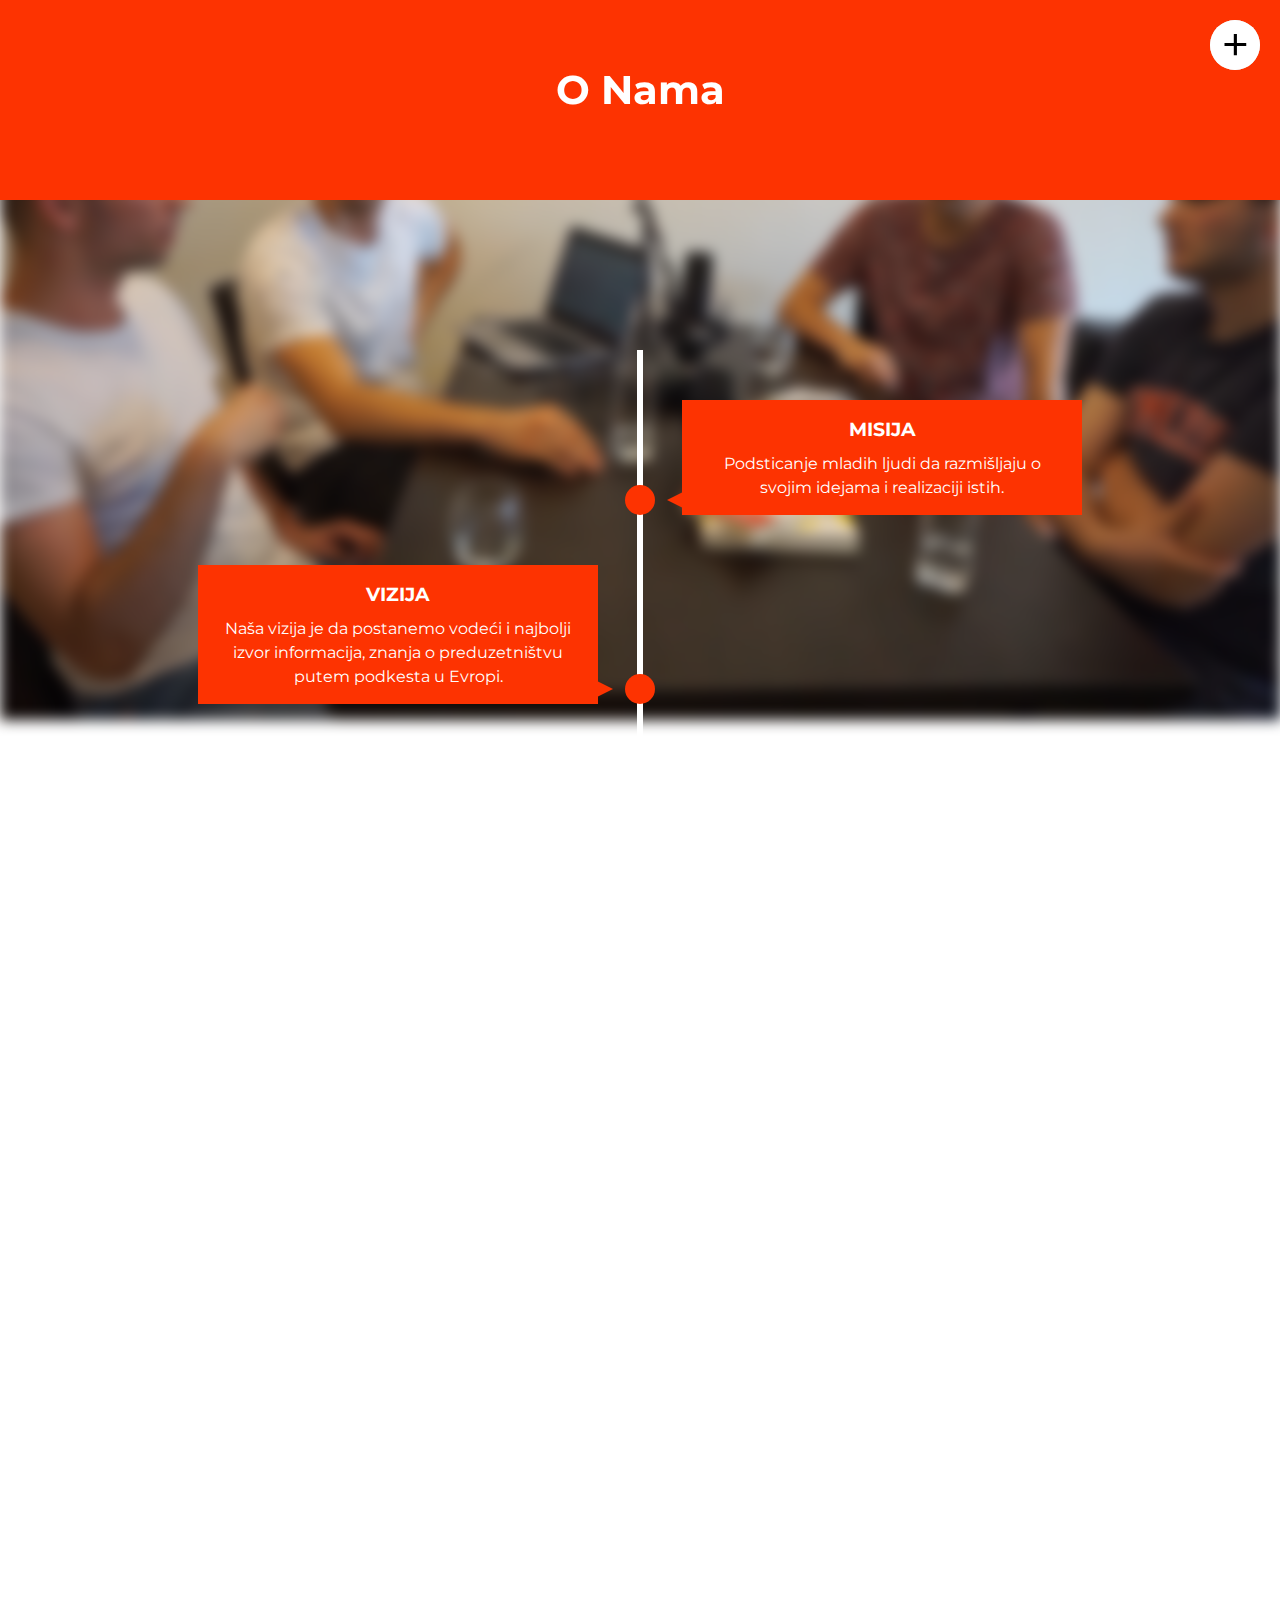
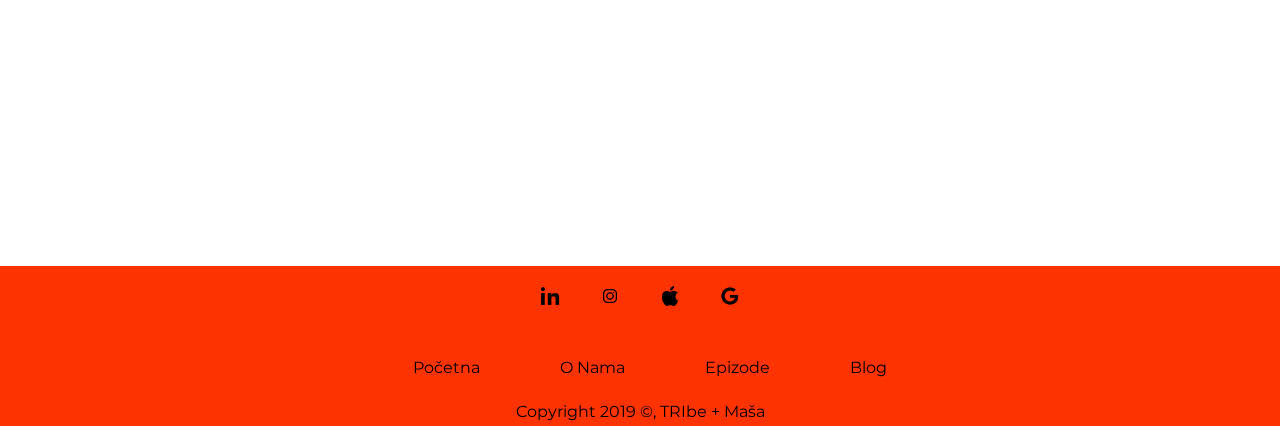
<file: aboutUs.html>
<!DOCTYPE html>
<html lang="en">

<head>
    <title>O Nama</title>

    <meta charset="UTF-8">
    <meta name="viewport" content="width=device-width, initial-scale=1.0">
    <meta http-equiv="X-UA-Compatible" content="ie=edge">

    <link rel="stylesheet" href="css/style_o_nama.css">
    <link href="https://fonts.googleapis.com/css?family=Montserrat|Open+Sans&display=swap" rel="stylesheet">


    <link rel="icon" href="img/UpCastLogo PNG.png">
</head>

<body>


    <!-- Meni -->
    <div class="toggle"></div>
    <div class="overlay"></div>
    <div class="menu">
        <ul>
            <li><a href="index.html">Početna</a></li>
            <li><a href="#">O Nama</a></li>
            <li><a href="epizode.html">Epizode</a></li>
            <li><a href="blog.html">Blog</a></li>
        </ul>
    </div>

    <div class="intro">
        <div class="container">
            <h1>O Nama </h1>
            
        </div>
    </div>

    <section class="timeline">
        <img src="img/6.png" id="bg" alt="">
        <ul>
            <li>
                <div>
                    <time style="text-align: center;">MISIJA</time>
                    <p style="text-align: center;"> Podsticanje mladih ljudi da razmišljaju o svojim idejama i realizaciji istih.
                    </p>
                </div>
            </li>
            <li>
                <div>
                    <time style="text-align: center;">VIZIJA</time>
                    <p style="text-align: center;">Naša vizija je da postanemo vodeći i najbolji izvor informacija, znanja o preduzetništvu putem podkesta u Evropi.</p>
                </div>
            </li>
            <li>
                <div class="vrednosti">
                    <time style="text-align: center;">VREDNOSTI</time>
                    <p style="text-align: center;">Zabava, <br>Inovativnost, <br>Empatija, <br>Poverenje, <br>Doslednost </p>
                </div>
            </li>
            <li>
                <div>
                    <time style="text-align: center;">PETAR</time>
                    <p style="text-align: center;"> Džimijev burazer je rekao da je to onaj lik sa Fantine reklame, a bez naočara samo Pera <br> Zašto uvek pravi glupe face na slikama zato što obrni okreni opet nije lep...</p>
                </div>
            </li>
            <li>
                <div>
                    <time style="text-align: center;">DŽIMI</time>
                    <p style="text-align: center;"> Dok neki peru veš na kamenu u reci, on na njemu radi video editing. U slobodno vreme (nema ga) zadužen za animiranje ne nas nego epizoda.</p>
                </div>
            </li>
            <li>
                <div>
                    <time style="text-align: center;">KRSTA</time>
                    <p style="text-align: center;"> Laptop na leđa i kesu u džep, <br> To je Krsta i ne voli (Maleksin) rep <br> Više voli Insta batalio je Snep <br> Uživo je ipak stvano mnogo lep ;)
                    </p>
                </div>
            </li>
            <li>
                <div>
                    <time style="text-align: center;">MALEKSA</time>
                    <p style="text-align: center;"> Ne pitajte šta je jeo.<br>Taj je jeo šta je hteo <br> Priča kruži da će biti smak sveta kada bude imao normalnu frizuru. <br> Ima liderski pojačanu frekvenciju glasa!
                    </p>
                </div>
            </li>

        </ul>
    </section>

    <!-- Footer -->
    <div class="footer">
        <span>
            <a href="https://www.linkedin.com/company/podcast-upcast/?viewAsMember=true" target="_blank"
                style="color: black;"><img src="img/linkedin.png" alt="LinkedIn" style="width: 20px;"></a>
            <a href="https://www.instagram.com/upcastpodcast/" target="_blank"><img src="img/instagram.png"
                    alt="Instagram" style="width: 20px;"></a>
            <a href="https://podcasts.apple.com/us/podcast/id1481110395" target="_blank"><img src="img/apple.png"
                    alt="Apple" style="width: 20px;"></a>
            <a href="https://podcasts.google.com/?feed=aHR0cHM6Ly9hbmNob3IuZm0vcy9lMGVlZGM4L3BvZGNhc3QvcnNz"
                target="_blank"><img src="img/google.png" alt="Google" style="width: 20px;"></a>
        </span>

        <ul class="pages">

            <li class="pages-cta"><a href="index.html">Početna</a></li>
            <li class="pages-cta"><a href="#">O Nama</a></li>
            <li class="pages-cta"><a href="epizode.html">Epizode</a></li>
            <li class="pages-cta"><a href="blog.html">Blog</a></li>
        </ul>

        <p>Copyright 2019 ©, TRIbe + Maša</p>
    </div>

    <script src="https://code.jquery.com/jquery-3.4.1.js"></script>
    <script src="js/o_nama.js"></script>
    <script src="js/main.js"></script>
</body>

</html>
</file>
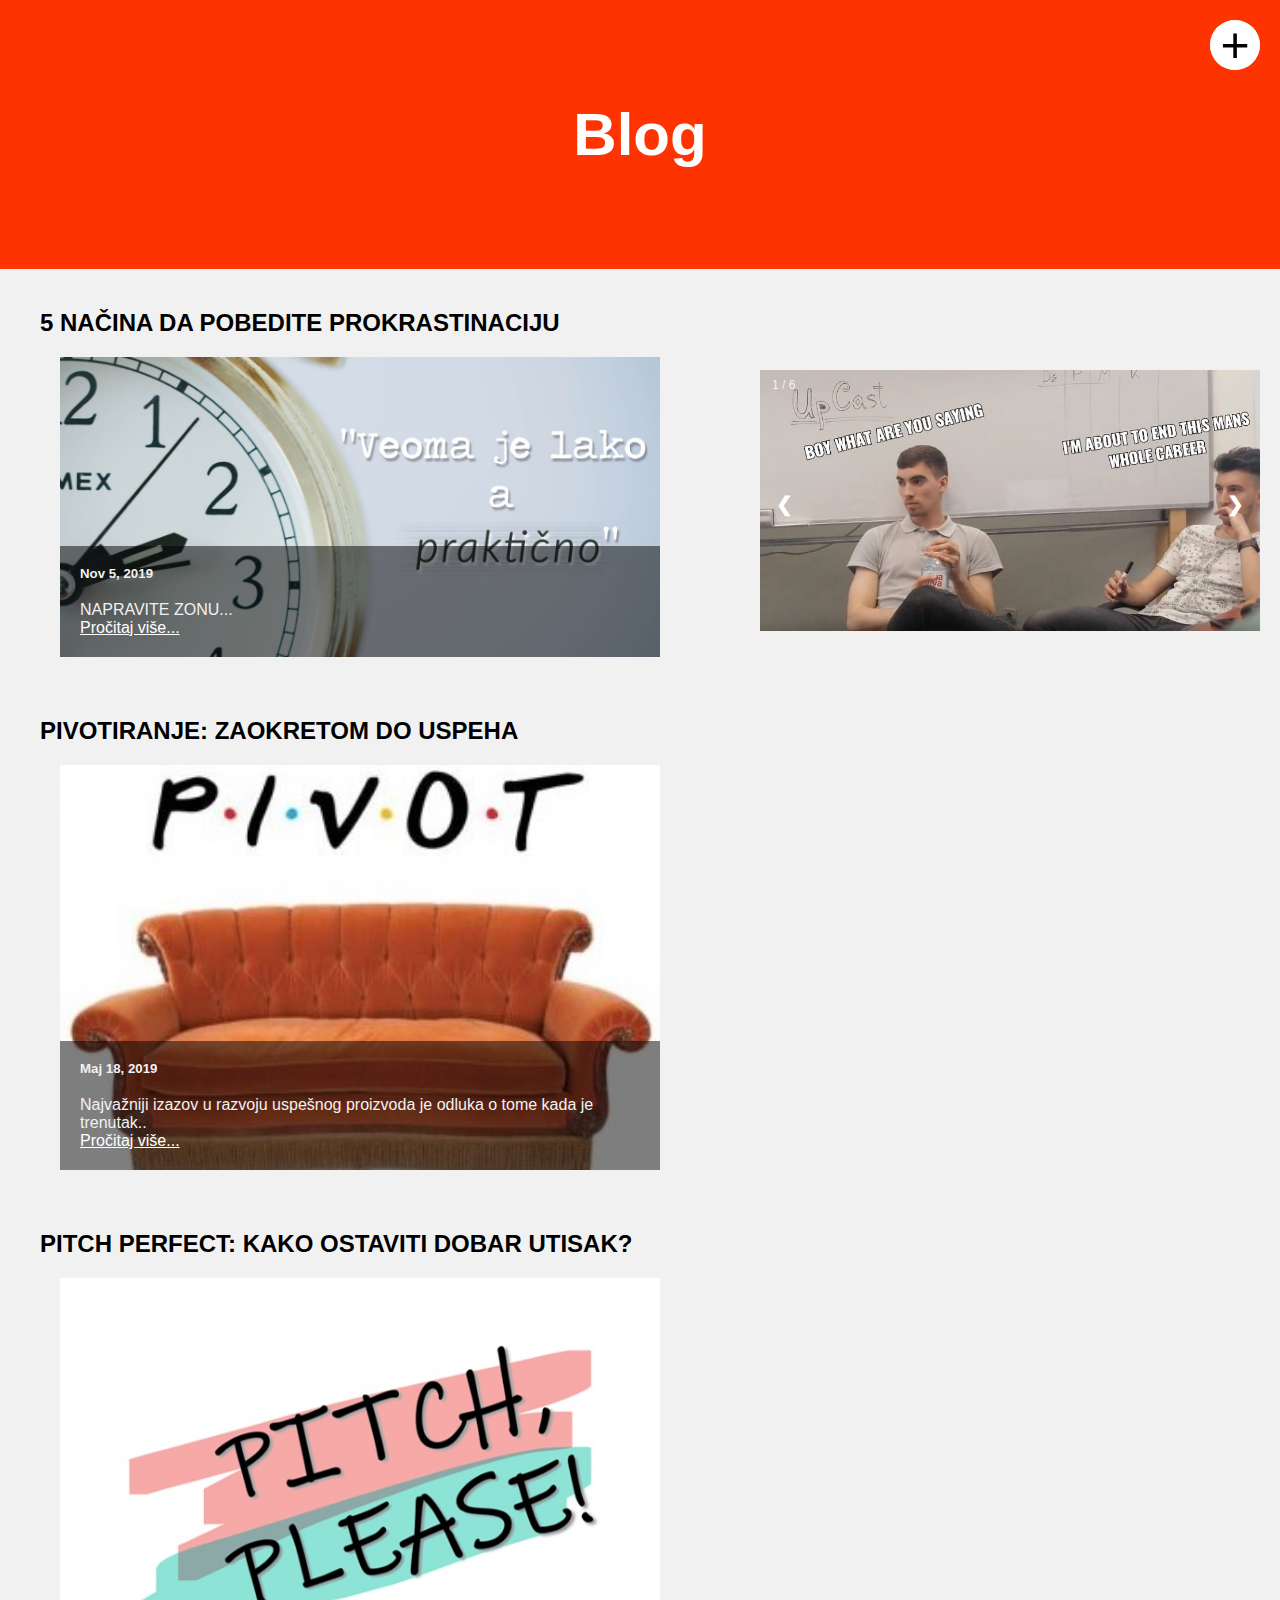
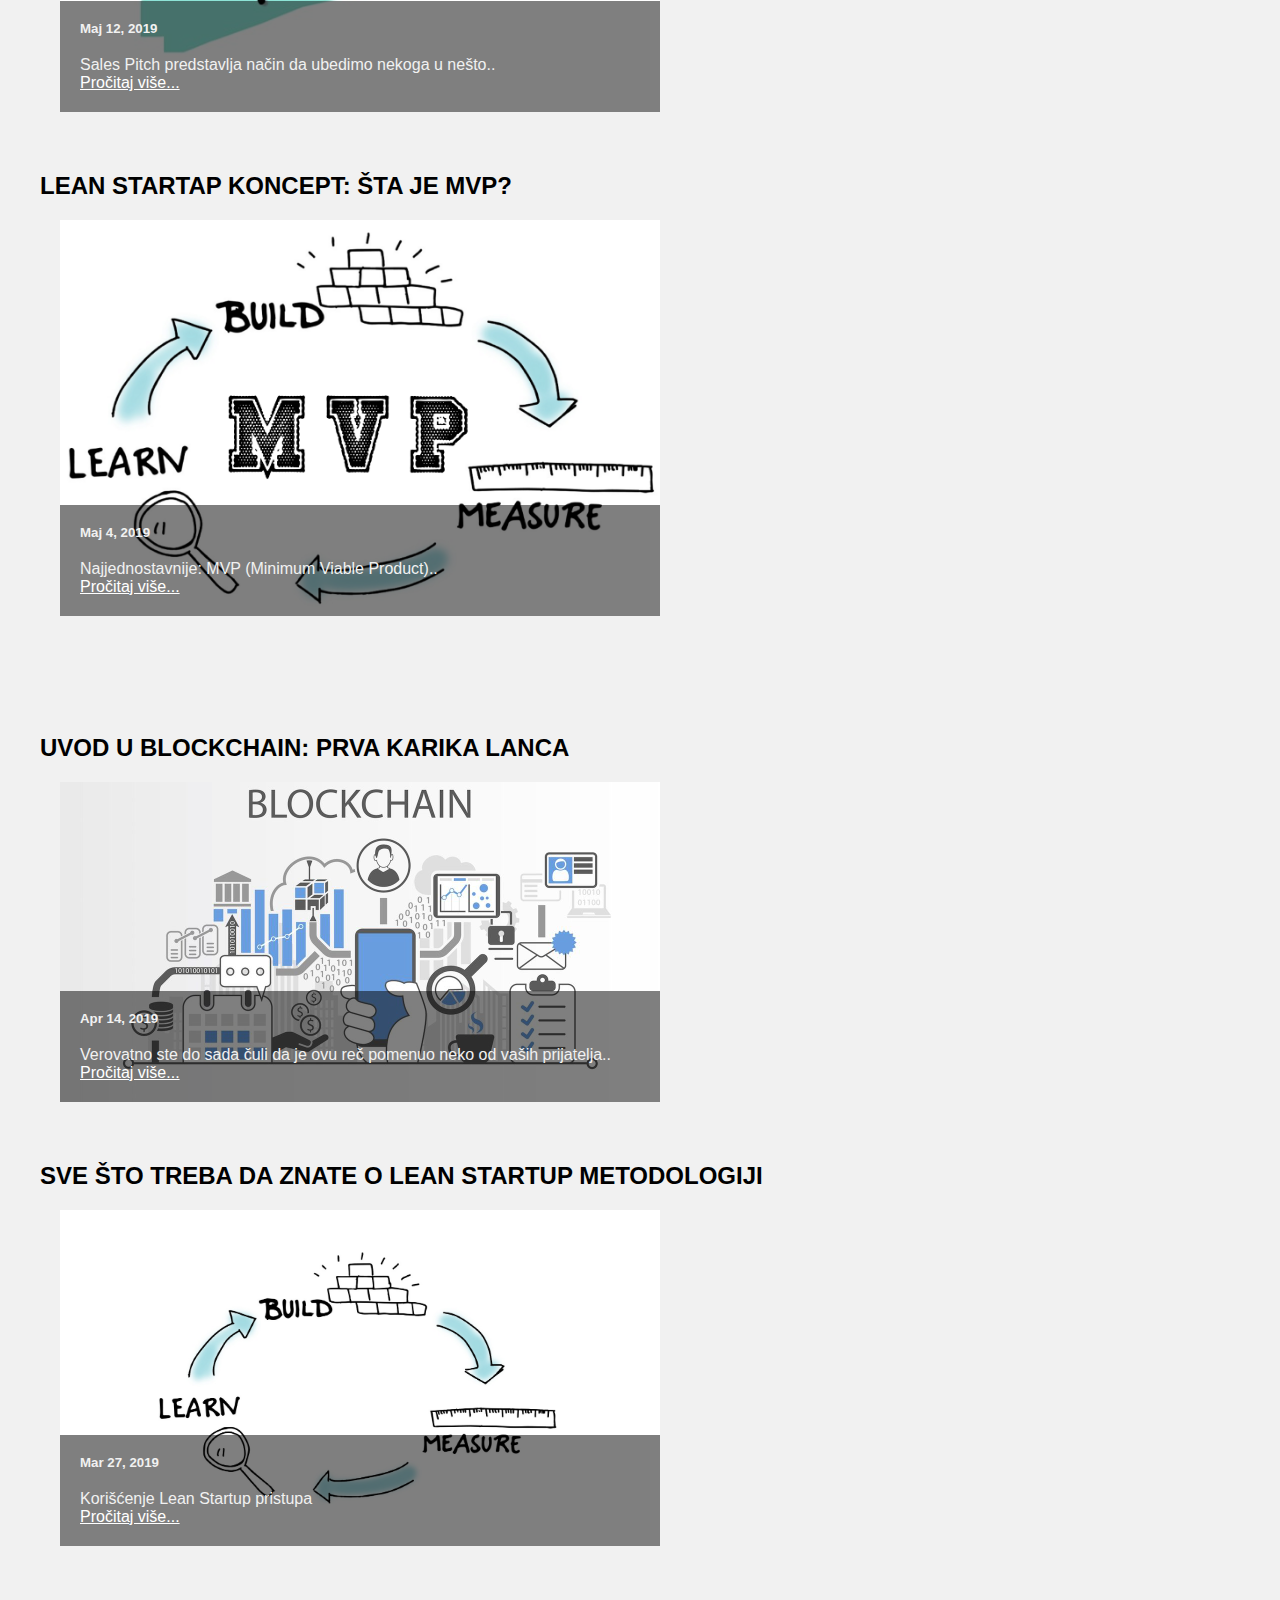
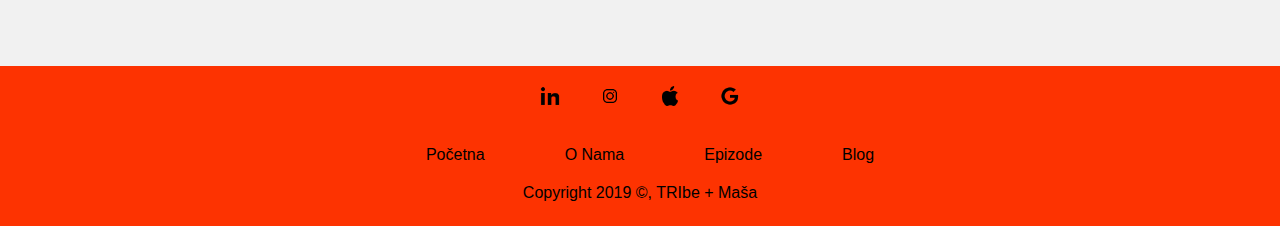
<file: blog.html>
<!DOCTYPE html>
<html lang="en">

<head>
  <meta charset="UTF-8">
  <meta name="viewport" content="width=device-width, initial-scale=1.0">
  <meta http-equiv="X-UA-Compatible" content="ie=edge">
  <title>Upcast</title>

  <!-- CSS & Google Fonts -->
  <link rel="stylesheet" href="css/blog.css">

  <!-- Favicon -->
  <link rel="icon" href="img/UpCastLogo PNG.png">
</head>

<body>

  <!-- Meni -->

  <div class="toggle"></div>
  <div class="overlay"></div>

  <div class="menu">
    <ul>
      <li>
        <a href="index.html">Početna</a>
      </li>
      <li>
        <a href="aboutUs.html">O Nama</a>
      </li>
      <li>
        <a href="epizode.html">Epizode</a>
      </li>
      <li>
        <a href="#">Blog</a>
      </li>
    </ul>

  </div>

  <!-- Header -->
  <div class="header">
    <h2>Blog</h2>
  </div>

  <div class="row" id="158">
    <h2>5 NAČINA DA POBEDITE PROKRASTINACIJU</h2>
    <div class="content">
      <img src="img/prokrastinacija.jpeg" alt="Slika">
      <div class="card1">
        <h5>Nov 5, 2019 </h5>
        <p class="p" style="visibility: visible;">NAPRAVITE ZONU...</p>

        <a href="http://ctm.fon.bg.ac.rs/2019/11/05/5-nacina-da-pobedite-prokrastinaciju-2/ " target="_blank" style="text-decoration: underline; color: white;">
          <p>Pročitaj više...</p>
        </a>

      </div>
    </div>
  </div>

  <div class="row" id="158">
    <h2>PIVOTIRANJE: ZAOKRETOM DO USPEHA</h2>
    <div class="content">
      <img src="img/pivot.jpg" alt="Slika">
      <div class="card1">
        <h5>Maj 18, 2019 </h5>
        <p class="p" style="visibility: visible;">Najvažniji izazov u razvoju uspešnog proizvoda je odluka o tome kada je trenutak..</p>
        <a href="http://ctm.fon.bg.ac.rs/2019/05/18/pivotiranje-zaokretom-do-uspeha/" target="_blank" style="text-decoration: underline; color: white;">

          <p>Pročitaj više...</p>
        </a>
      </div>
    </div>
  </div>

  <div class="row" id="158">
    <h2>PITCH PERFECT: KAKO OSTAVITI DOBAR UTISAK?</h2>
    <div class="content">
      <img src="img/pitchplease.jpeg" alt="Slika">
      <div class="card1">
        <h5>Maj 12, 2019 </h5>
        <p  class="p" style="visibility: visible;">Sales Pitch predstavlja način da ubedimo nekoga u nešto.. </p>
        <a href="http://ctm.fon.bg.ac.rs/2019/05/12/pitch-perfect-kako-ostaviti-dobar-utisak/" target="_blank" style="text-decoration: underline; color: white;">
          <p>Pročitaj više...</p>
        </a>
      </div>
    </div>
  </div>

  <div class="row" id="158">
    <h2>LEAN STARTAP KONCEPT: ŠTA JE MVP?</h2>
    <div class="content">
      <img src="img/MVP-5.png" alt="Slika">
      <div class="card1">
        <h5>Maj 4, 2019 </h5>
        <p class="p" style="visibility: visible;">Najjednostavnije: MVP (Minimum Viable Product).. </p>
        <a href="http://ctm.fon.bg.ac.rs/2019/05/04/lean-startap-koncept-sta-je-mvp/" target="_blank" style="text-decoration: underline; color: white;">
          <p>Pročitaj više...</p>
        </a>
      </div>
    </div>
  </div>
  <br>
  <div class="row" id="158">
    <h2>UVOD U BLOCKCHAIN: PRVA KARIKA LANCA</h2>
    <div class="content">
      <img src="img/blockchain..jpg" alt="Slika">
      <div class="card1">
        <h5>Apr 14, 2019 </h5>
        <p class="p" style="visibility: visible;">Verovatno ste do sada čuli da je ovu reč pomenuo neko od vaših prijatelja..</p>

        <a href="http://ctm.fon.bg.ac.rs/2019/04/14/uvod-u-blockchain-prva-karika-lanca/" target="_blank" style="text-decoration: underline; color: white;">
          <p>Pročitaj više...</p>
        </a>

      </div>
    </div>
  </div>

  <div class="row" id="158">
    <h2>SVE ŠTO TREBA DA ZNATE O LEAN STARTUP METODOLOGIJI</h2>
    <div class="content">
      <img src="img/lean.png" alt="Slika">
      <div class="card1">
        <h5>Mar 27, 2019 </h5>
        <p class="p" style="visibility: visible;">Korišćenje Lean Startup pristupa</p>

        <a href="http://ctm.fon.bg.ac.rs/2019/03/27/sve-sto-treba-da-znate-o-lean-startup-metodologiji/" target="_blank" style="text-decoration: underline; color: white;">
          <p>Pročitaj više...</p>
        </a>

      </div>
    </div>
  </div>

  <div class="container">

    <div class="mySlides">
      <div class="numbertext">1 / 6</div>
      <img src="img/1.jpg">
    </div>

    <div class="mySlides">
      <div class="numbertext">2 / 6</div>
      <img src="img/2.jpg">
    </div>

    <div class="mySlides">
      <div class="numbertext">3 / 6</div>
      <img src="img/3.jpg">
    </div>

    <div class="mySlides">
      <div class="numbertext">4 / 6</div>
      <img src="img/4.jpg">
    </div>

    <div class="mySlides">
      <div class="numbertext">5 / 6</div>
      <img src="img/5.jpg">
    </div>

    <div class="mySlides">
      <div class="numbertext">6 / 6</div>
      <img src="img/6.png">
    </div>

    <a class="prev" onclick="plusSlides(-1)">&#10094;</a>
    <a class="next" onclick="plusSlides(1)">&#10095;</a>

  </div>

  <div class="footer">
    <span>
      <a href="https://www.linkedin.com/company/podcast-upcast/?viewAsMember=true" target="_blank" style="color: black;">
        <img src="img/linkedin.png" alt="LinkedIn" style="width: 20px;">
        </i>
      </a>
      <a href="https://www.instagram.com/upcastpodcast/" target="_blank">
        <img src="img/instagram.png" alt="Instagram" style="width: 20px;">
      </a>
      <a href="https://podcasts.apple.com/us/podcast/id1481110395" target="_blank">
        <img src="img/apple.png" alt="Apple" style="width: 20px;">
      </a>
      <a href="https://podcasts.google.com/?feed=aHR0cHM6Ly9hbmNob3IuZm0vcy9lMGVlZGM4L3BvZGNhc3QvcnNz" target="_blank">
        <img src="img/google.png" alt="Google" style="width: 20px;">
      </a>
    </span>

    <ul class="pages">

      <li class="pages-cta">
        <a href="index.html">Početna</a>
      </li>
      <li class="pages-cta">
        <a href="aboutUs.html">O Nama</a>
      </li>
      <li class="pages-cta">
        <a href="epizode.html">Epizode</a>
      </li>
      <li class="pages-cta">
        <a href="#">Blog</a>
      </li>
    </ul>

    <p>Copyright 2019 ©, TRIbe + Maša</p>
  </div>

  <!-- JS & JQuery -->
  <script src="https://code.jquery.com/jquery-3.4.1.js"></script>
  <script src="js/main.js"></script>
  <script src="js/blog.js"></script>


</body>

</html>
</file>
<file: css/style_o_nama.css>
html {
    scroll-behavior: smooth;
}

*,
*::before,
*::after {
    margin: 0;
    padding: 0;
    box-sizing: border-box;
}

body {
    font: normal 16px/1.5 "Montserrat", sans-serif;
    color: #000;
}


/* INTRO SECTION
–––––––––––––––––––––––––––––––––––––––––––––––––– */

.intro {
    height: 200px;
    background-color: #fd3301;
    padding: 60px;
    margin-bottom: 100px;
    text-align: center;
    z-index: 2;
}

.container {
    width: 90%;
    max-width: 1200px;
    margin: 0 auto;
    text-align: center;
}

h1 {
    font-size: 2.5rem;
    color: white;
}


/* MENI--------------------------------------------- */

.toggle {
    position: fixed;
    top: 20px;
    right: 20px;
    border-radius: 50%;
    width: 50px;
    height: 50px;
    cursor: pointer;
    background-color: #fff;
    z-index: 2;
}

.toggle:before {
    content: '+';
    position: absolute;
    font-size: 50px;
    border-radius: 50%;
    text-align: center;
    line-height: 50px;
    width: 100%;
    height: 100%;
    transition: 0.5s;
}

.toggle.active:before {
    transform: rotate(405deg);
    background: #fd3301;
    color: #000;
}

.overlay {
    position: fixed;
    top: 20px;
    right: 20px;
    border-radius: 50%;
    width: 50px;
    height: 50px;
    transition: 0.5s;
    border-width: 0px;
    background-color: rgb(218, 218, 218);
}

.overlay.active {
    transform: scale(100, 100);
    z-index: 1;
}

.menu {
    width: 100%;
    height: 100%;
    overflow: hidden;
    visibility: hidden;
}

.menu.active {
    margin-top: 5%;
    margin-left: 40%;
    z-index: 2;
    visibility: visible;
    position: fixed;
    transition-delay: 0.5s;
    animation: scale 1s;
}

@keyframes scale {
    0% {
        transform: scaleY(0.8);
    }
    100% {
        transform: scaleY(1);
    }
}

.menu ul {
    list-style: none;
    position: fixed;
    display: flex;
    flex-direction: column;
    justify-content: space-between;
}

.menu ul li a {
    position: relative;
    text-decoration: none;
    color: #fff;
    font-size: 5vw;
    line-height: 8vw;
    text-shadow: 0px 2px 5px rgba(0, 0, 0, .5);
}

.menu ul li a:before {
    content: '';
    position: absolute;
    bottom: 5px;
    left: -10px;
    width: 100%;
    height: 20px;
    background: #fd3301;
    z-index: -1;
    transform: scaleX(0);
    transform-origin: left;
    transition: transform 0.5s;
}

.menu ul li a:hover:before {
    transform: scaleX(1);
}

@media screen and (max-width: 700px) {
    .menu.active {
        margin-top: 50px;
        margin-left: 250px;
        position: fixed;
    }
    .menu ul li a {
        position: relative;
        text-decoration: none;
        color: #fff;
        font-size: 35px;
        line-height: 100px;
        text-shadow: 0px 2px 5px rgba(0, 0, 0, .5);
    }
    .toggle:before {
        line-height: 55px;
    }
}

@media screen and (max-width: 570px) {
    .menu.active {
        margin-left: 100px;
        position: fixed;
        width: auto;
        height: auto;
        margin-top: 50px;
    }
    .menu ul li a {
        position: relative;
        text-decoration: none;
        color: #fff;
        font-size: 30px;
        line-height: 80px;
        text-shadow: 0px 2px 5px rgba(0, 0, 0, .5);
    }
    .toggle:before {
        line-height: 55px;
    }
}


/* TIMELINE
–––––––––––––––––––––––––––––––––––––––––––––––––– */

.timeline ul {
    color: white;
    padding: 50px 0;
}

.timeline #bg {
    filter: blur(7px);
    -webkit-filter: blur(7px);
    position: fixed;
    top: 0;
    left: 0;
    min-width: 100%;
    min-height: 80%;
    z-index: -1;
}

.vrednosti .p {
    text-align: center;
}

.timeline ul li {
    list-style-type: none;
    position: relative;
    width: 6px;
    margin: 0 auto;
    padding-top: 50px;
    background: rgb(255, 255, 255);
}

.timeline ul li::after {
    content: '';
    position: absolute;
    left: 50%;
    bottom: 0;
    transform: translateX(-50%);
    width: 30px;
    height: 30px;
    border-radius: 50%;
    background: inherit;
}

.timeline ul li div {
    position: relative;
    bottom: 0;
    width: 400px;
    padding: 15px;
    background: #fd3301;
    border-width: 1px;
}

.timeline ul li div::before {
    content: '';
    position: absolute;
    bottom: 7px;
    width: 0;
    height: 0;
    border-style: solid;
}

.timeline ul li:nth-child(odd) div {
    left: 45px;
}

.timeline ul li:nth-child(odd) div::before {
    left: -15px;
    border-width: 8px 16px 8px 0;
    border-color: transparent #fd3301 transparent transparent;
}

.timeline ul li:nth-child(even) div {
    left: -439px;
}

.timeline ul li:nth-child(even) div::before {
    right: -15px;
    border-width: 8px 0 8px 16px;
    border-color: transparent transparent transparent #fd3301;
}

time {
    display: block;
    font-size: 1.2rem;
    font-weight: bold;
    margin-bottom: 8px;
}


/* EFFECTS
–––––––––––––––––––––––––––––––––––––––––––––––––– */

.timeline ul li::after {
    transition: background .5s ease-in-out;
}

.timeline ul li.in-view::after {
    background: #fd3301;
}

.timeline ul li div {
    visibility: hidden;
    opacity: 0;
    transition: all .5s ease-in-out;
}

.timeline ul li:nth-child(odd) div {
    transform: translate3d(150px, 0, 0);
}

.timeline ul li:nth-child(even) div {
    transform: translate3d(-150px, 0, 0);
}

.timeline ul li.in-view div {
    transform: none;
    visibility: visible;
    opacity: 1;
}

/* GENERAL MEDIA QUERIES
–––––––––––––––––––––––––––––––––––––––––––––––––– */

@media screen and (max-width: 900px) {
    .timeline ul li div {
        width: 250px;
    }
    .timeline ul li:nth-child(even) div {
        left: -289px;
    }
}

@media screen and (max-width: 600px) {
    .timeline ul li {
        margin-left: 20px;
    }
    .timeline ul li div {
        width: calc(100vw - 91px);
    }
    .timeline ul li:nth-child(even) div {
        left: 45px;
    }
    .timeline ul li:nth-child(even) div::before {
        left: -15px;
        border-width: 8px 16px 8px 0;
        border-color: transparent #fd3301 transparent transparent;
    }
}


/* Footer */

.footer {
    background-color: #fd3301;
    margin-top: 0px;
    text-align: center;
    height: 160px;
}

.footer span {
    display: flex;
    justify-content: center;
    height: 60px;
}

.footer img {
    margin: 20px;
}

.pages {
    list-style-type: none;
    margin-top: 30px;
    margin-bottom: 20px;
    display: flex;
    justify-content: center;
    flex-direction: row;
}

.pages-cta {
    padding-right: 30px;
    padding-left: 50px;
}

.pages-cta a {
    color: black;
    text-decoration: none;
}


/* Responsive */

@media (max-width: 850px) {
    .main-header {
        font-size: 10rem;
    }
    .main p {
        font-size: 2.5rem;
    }
    .content img {
        height: 30%;
        width: 50%;
    }
    .content ul {
        float: none;
        text-align: center;
    }
    .content ul li {
        position: relative;
        top: 50px;
        margin-top: 40px;
        display: flex;
        flex-direction: column;
        justify-content: center;
        float: none;
    }
    .content ul li img {
        position: relative;
        left: 25%;
        margin: 20px;
        text-align: center;
    }
    .content ul li .info {
        text-align: center;
        float: none;
        margin: 20px;
        width: 100%;
    }
    .content ul li .info a {
        margin-top: 50px;
    }
    .list-item .list-item2 {
        float: none;
    }
}

@media (max-width: 600px) {
    .listen {
        display: flex;
        flex-direction: column;
        justify-content: center;
    }
    .btn {
        margin-top: 0px;
    }
    .main-header {
        font-size: 5rem;
    }
    .footer {
        text-align: center;
        height: 170px;
        margin-top: 20px;
    }
    .call-to-action {
        margin: 100px 30px;
    }
    .pages-cta {
        padding-left: 20px;
        padding-right: 30px;
    }
}

@media screen and (max-width: 375px) {
    .main-header {
        font-size: 3rem;
    }
    .timeline .main p {
        font-size: 1rem;
    }
    .timeline #bg {
        min-width: 120%;
        min-height: 100%;
    }
    .pages-cta {
        padding: 0px 6px;
    }
    .footer p {
        position: relative;
        bottom: 0;
        margin: 0px;
    }
}
</file>
<file: css/blog.css>
html {
  scroll-behavior: smooth;
}

* {
  box-sizing: border-box;
  padding: 0px;
  margin: 0px;
}

body {
  font-family: 'Montserrat', sans-serif;
  background: #f1f1f1;
}

a {
  text-decoration: none;
  color: black;
}

/* Header/Blog Title */

.header {
  font-size: 40px;
  text-align: center;
  background: #fd3301;
  padding: 100px 0;
}

.header h2 {
  color: white;
}

.toggle {
  position: fixed;
  top: 20px;
  right: 20px;
  border-radius: 50%;
  width: 50px;
  height: 50px;
  cursor: pointer;
  z-index: 2;
  background-color: #fff;
}

.toggle:before {
  content: '+';
  position: absolute;
  font-size: 50px;
  border-radius: 50%;
  text-align: center;
  line-height: 50px;
  width: 100%;
  height: 100%;
  transition: 0.5s;
}

.toggle.active:before {
  transform: rotate(405deg);
  background: #fd3301;
  color: #000;
}

.overlay {
  position: fixed;
  top: 20px;
  right: 20px;
  border-radius: 50%;
  width: 50px;
  height: 50px;
  transition: 0.5s;
  border-width: 0px;
  background-color: rgb(218, 218, 218);
}

.overlay.active {
  transform: scale(100, 100);
  z-index: 1;
}

.menu {
  width: 100%;
  height: 100%;
  overflow: hidden;
  visibility: hidden;
}

.menu.active {
  margin-top: 5%;
  margin-left: 40%;
  z-index: 1;
  visibility: visible;
  position: fixed;
  transition-delay: 0.5s;
  animation: scale 1s;
}

@keyframes scale {
  0% {
    transform: scaleY(0.8);
  }
  100% {
    transform: scaleY(1);
  }
}

.menu ul {
  list-style: none;
  position: fixed;
  display: flex;
  flex-direction: column;
  justify-content: space-between;
}

.menu ul li a {
  position: relative;
  text-decoration: none;
  color: #fff;
  font-size: 5vw;
  line-height: 8vw;
  text-shadow: 0px 2px 5px rgba(0, 0, 0, .5);
}

.menu ul li a:before {
  content: '';
  position: absolute;
  bottom: 5px;
  left: -10px;
  width: 100%;
  height: 20px;
  background: #fd3301;
  z-index: -1;
  transform: scaleX(0);
  transform-origin: left;
  transition: transform 0.5s;
}

.menu ul li a:hover:before {
  transform: scaleX(1);
}

.card {
  position: fixed;
  float: right;
  right: 5%;
  bottom: 4%;
  width: 40%;
  background-color: white;
  padding: 20px;
  
}

.row {
  margin: 40px;
}

.row:after {
  content: "";
  display: table;
  clear: both;
}

/* Footer */
.footer {
  background-color: #fd3301;
  margin-top: 100px;
  text-align: center;
  height: 160px;
}

.footer span {
  display: flex;
  justify-content: center;
  height: 50px;
}

.footer img {
  margin: 20px;
}

.footer ul {
  list-style: none;
}

.pages {
  margin-top: 30px;
  margin-bottom: 20px;
  display: flex;
  justify-content: center;
  flex-direction: row;
}

.pages-cta {
  text-decoration: none;
  padding-right: 30px;
  padding-left: 50px;
}

@media screen and (max-width: 800px) {
  .leftcolumn, .rightcolumn {
    width: 100%;
    padding: 0;
  }
}

.show {
  display: block;
}

.content {
  position: relative;
  max-width: 600px;
  margin: 20px;
}

.content img {
  width: 100%;
  vertical-align: middle;
}

.content .card1 {
  position: absolute;
  bottom: 0px;
  background: rgb(0, 0, 0);
  background: rgba(0, 0, 0, 0.5);
  color: #f1f1f1;
  width: 100%;
  padding: 20px;
}

@media screen and (max-width: 370px) {
  .main-header {
    font-size: 3rem;
  }
  
  .main p {
    font-size: 1rem;
  }
  
  .pages-cta {
    padding: 0px 6px;
  }
  
  .footer p {
    position: relative;
    bottom: 0;
    margin: 0px;
  }
  
}
* {
  box-sizing: border-box;
}

.container {
  position: absolute;
  width: 500px;
  right: 20px;
  top: 370px;
}

.mySlides {
  display: none;
  width: 50px;
}
.mySlides img{
  width:500px;
}

.cursor {
  cursor: pointer;
}
.content .card1 .p {
  padding-top: 20px;
  visibility: hidden;
}

.prev,
.next {
  cursor: pointer;
  position: absolute;
  top: 40%;
  width: auto;
  padding: 16px;
  color: white;
  font-weight: bold;
  font-size: 20px;
  border-radius: 0 3px 3px 0;
  user-select: none;
  -webkit-user-select: none;
}

.next {
  right: 0;
  border-radius: 3px 0 0 3px;
}

.prev:hover,
.next:hover {
  background-color: rgba(0, 0, 0, 0.8);
}

.numbertext {
  color: #f2f2f2;
  font-size: 12px;
  padding: 8px 12px;
  position: absolute;
  top: 0;
}

.caption-container {
  text-align: center;
  background-color: #222;
  padding: 2px 16px;
  color: white;
}

.row:after {
  content: "";
  display: table;
  clear: both;
}

.column {
  float: left;
  width: 16.66%;
}

.demo {
  opacity: 0.6;
}

.active,
.demo:hover {
  opacity: 1;
}

@media screen and (max-width: 850px) {
  .menu.active {
    margin-top: 50px;
    margin-left: 250px;
    position: fixed;
  }
  .menu ul li a {
    position: relative;
    text-decoration: none;
    color: #fff;
    font-size: 35px;
    line-height: 100px;
    text-shadow: 0px 2px 5px rgba(0, 0, 0, .5);
  }
  .toggle:before {
    line-height: 55px;
  }
  
}

@media screen and (max-width: 1024px){
  .row {
    align-content: center;
    margin-left: 18%;
  }
  
  .container {
    position: relative;
    align-content: center;
    left: 15%;
    width: 70%;
    top: 20%;
  }

  .mySlides {
    width: 100%;

  }

  .mySlides img{
    width: 100%;
  }
}

@media screen and (max-width: 770px) {
  .menu.active {
    position: fixed;
    width: auto;
    height: auto;
  }
  .menu ul li a {
    position: relative;
    text-decoration: none;
    color: #fff;
    text-shadow: 0px 2px 5px rgba(0, 0, 0, .5);
  }
  .toggle:before {
    line-height: 55px;
  }
  .footer {
    text-align: center;
    height: 170px;
    margin-top: 20px;
  }
  .container {
    position: relative;
    align-content: center;
    left: 20%;
    width: 70%;
    top: 20%;
  }

  .mySlides {
    width: 100%;

  }

  .mySlides img{
    width: 100%;
  }
}

@media screen and (max-width: 375px) {
  .menu.active {
    position: fixed;
    width: auto;
    height: auto;
  }
  .menu ul li a {
    position: relative;
    text-decoration: none;
    color: #fff;
    text-shadow: 0px 2px 5px rgba(0, 0, 0, .5);
  }
  .toggle:before {
    line-height: 55px;
  }
  .menu.active {
    margin-left: 20%;
    margin-top: 20%;
  }
  .container {
    position: relative;
    align-content: center;
    left: 17%;
    width: 70%;
    top: 20%;
  }

  .mySlides {
    width: 100%;

  }

  .mySlides img{
    width: 100%;
  }

  .pages-cta {
    padding: 0px 6px;
  }
  .footer p {
    bottom: 0;
    margin: 0px;
  }
}
</file>
